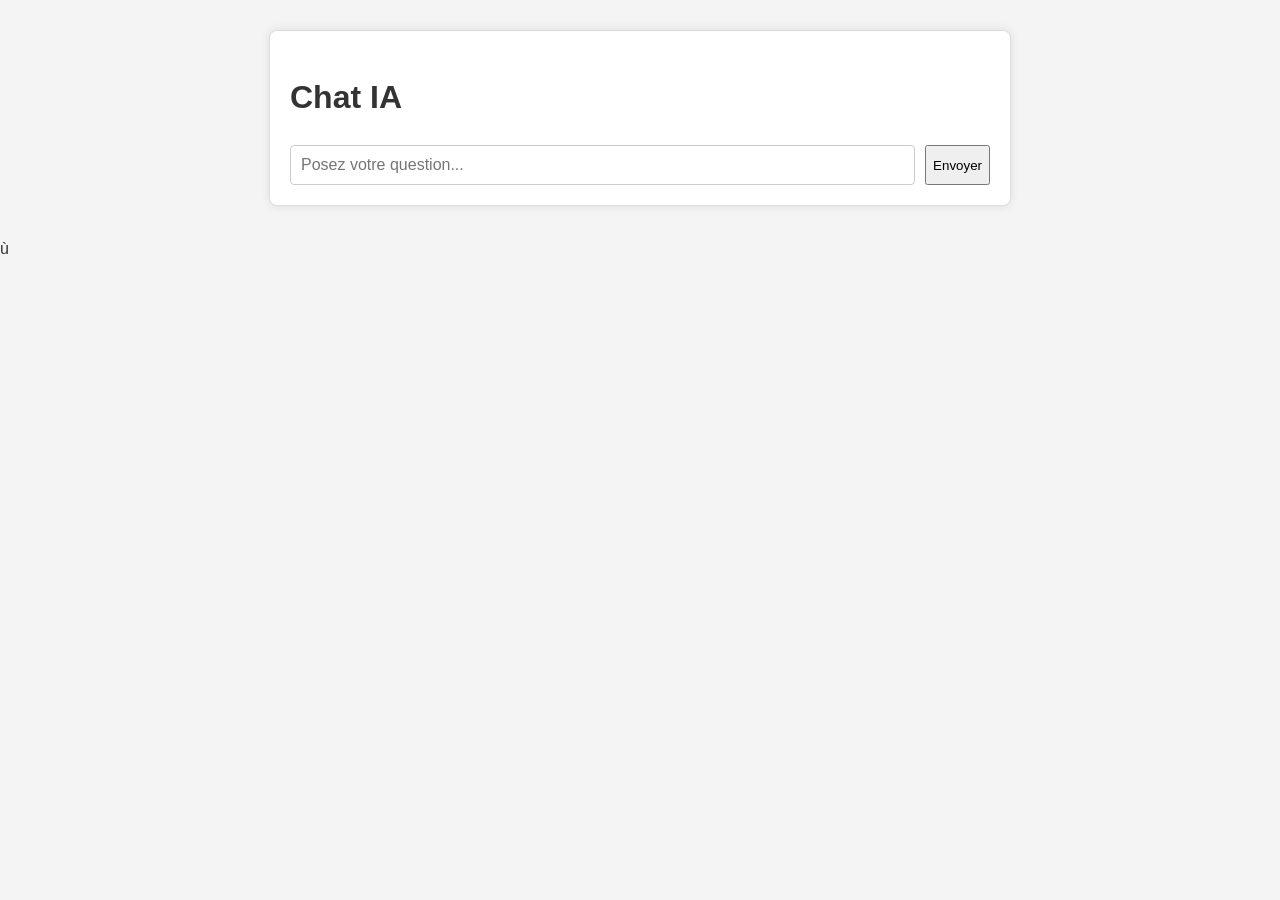
<file: index.html>
<!DOCTYPE html>
<html lang="fr">

<head>
    <meta charset="UTF-8">
    <meta name="viewport" content="width=device-width, initial-scale=1.0">
    <title>Chat IA</title>
    <link rel="stylesheet" href="style.css">
    <link rel="icon" href="assets/images/favicon.png">
</head>

<body>
    <div class="chat-container">
        <h1>Chat IA</h1>

        <div id="chat-messages" class="chat-messages"></div>

        <div id="loading-indicator" class="loading-indicator" style="display: none;">
            En attente de réponse...
        </div>

        <form id="chat-form" class="chat-form">
            <input type="text" id="user-input" placeholder="Posez votre question..." autocomplete="off">
            <button class="bouton" type="submit">Envoyer</button>
        </form>
    </div>

    <script src="javascript/api.js" type="module"></script>
</body>

</html>ù
</file>
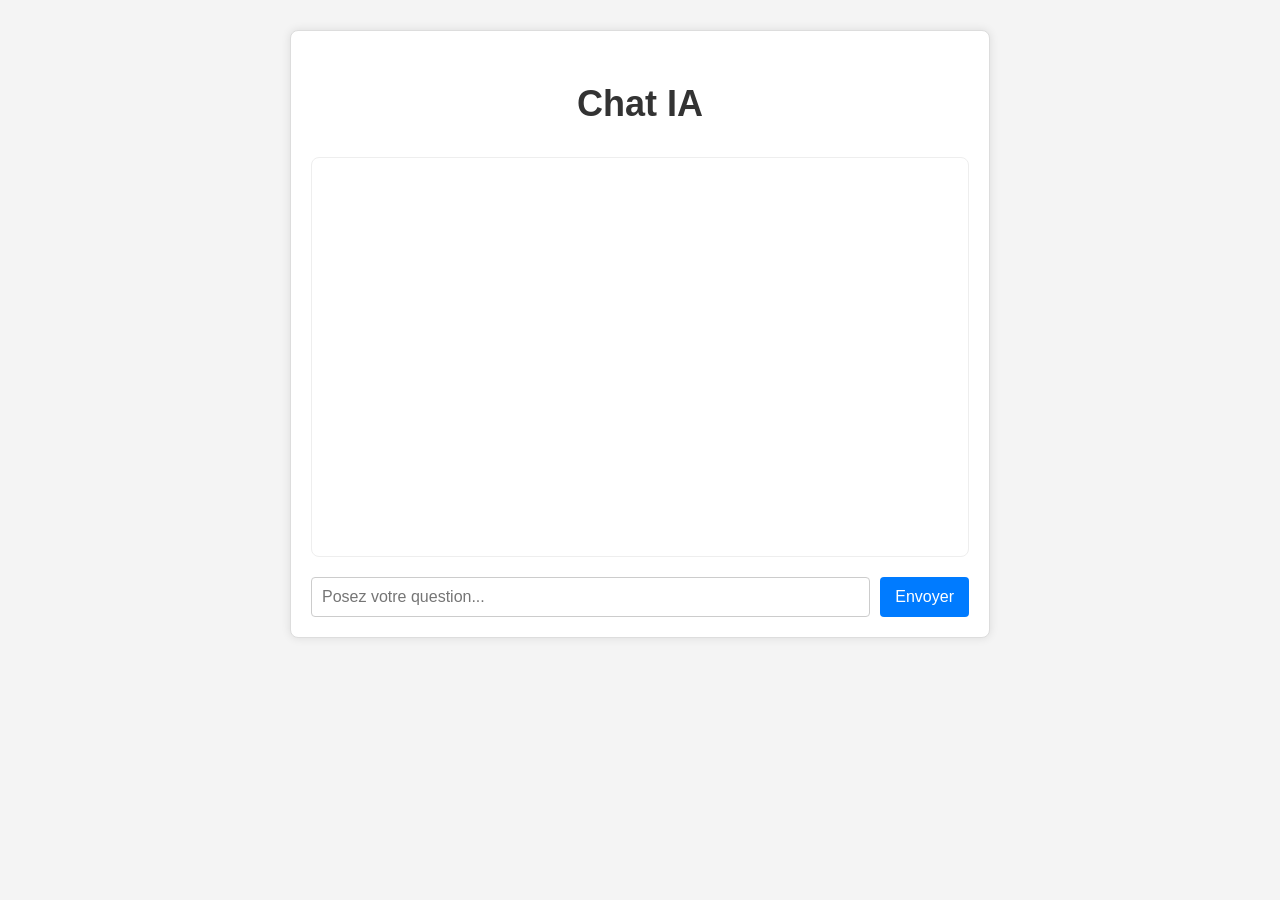
<file: Jour 3 - CSS Responsive/index.html>
<!DOCTYPE html>
<html lang="fr">

<head>
    <meta charset="UTF-8">

    <!-- Permet au site de s'adapter correctement aux téléphones -->
    <meta name="viewport" content="width=device-width, initial-scale=1.0">

    <title>Chat IA</title>

    <link rel="stylesheet" href="style.css">
    <link rel="icon" href="assets/images/favicon.png">
</head>

<body>

    <div class="chat-container">

        <h1>Chat IA</h1>

        <div id="chat-messages" class="chat-messages">

        </div>

        <div id="loading-indicator" class="loading-indicator" style="display: none;">
            En attente de réponse...
        </div>

        <form id="chat-form" class="chat-form">
            <input 
                type="text" 
                id="user-input" 
                placeholder="Posez votre question..." 
                autocomplete="off"
            >

            <button class="bouton" type="submit">
                Envoyer
            </button>
        </form>

    </div>

    <script src="api.js" type="module"></script>

</body>

</html>
</file>
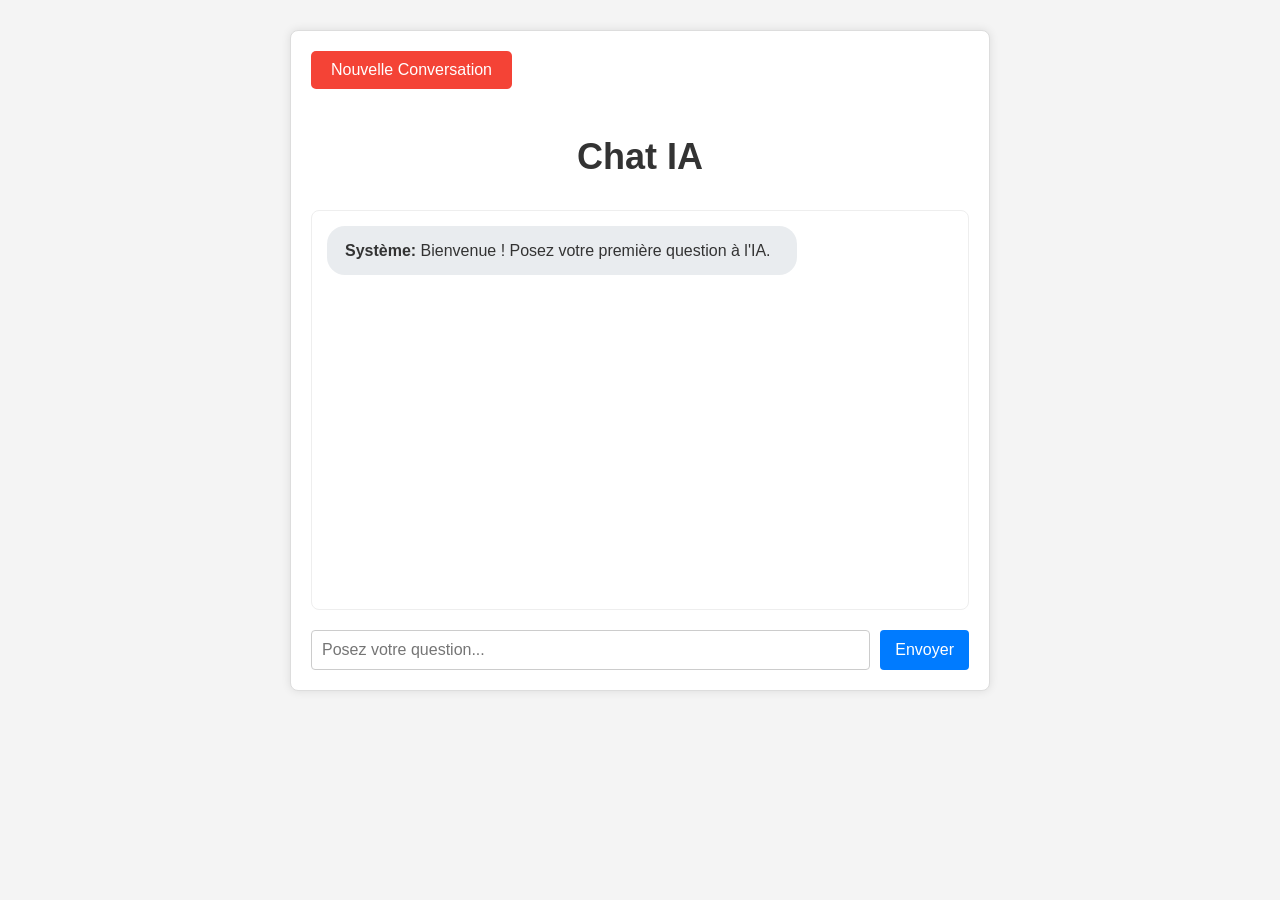
<file: Jour 4 - Javascript/index.html>
<!DOCTYPE html>
<html lang="fr">

<head>
    <meta charset="UTF-8">

    <!-- Permet au site de s'adapter correctement aux téléphones -->
    <meta name="viewport" content="width=device-width, initial-scale=1.0">

    <title>Chat IA</title>

    <link rel="stylesheet" href="style.css">
    <link rel="icon" href="assets/images/favicon.png">
</head>

<body>

    <div class="chat-container">

        <button id="reset-chat-button" class="reset-button">
            Nouvelle Conversation
        </button>

        <h1>Chat IA</h1>

        <div id="chat-messages" class="chat-messages">

        </div>

        <div id="loader" class="loader-hidden">
            <!-- Information: la classe 'loader-hidden' sera utilisée par JS pour masquer
            le loader -->
            <div class="spinner"></div>
            <p>L'IA est en train d'écrire...</p>
        </div>

        <form id="chat-form" class="chat-form">
            <input 
                type="text" 
                id="user-input" 
                placeholder="Posez votre question..." 
                autocomplete="off"
            >

            <button class="bouton" type="submit">
                Envoyer
            </button>
        </form>

    </div>

    <script src="api.js" type="module"></script>

</body>

</html>
</file>
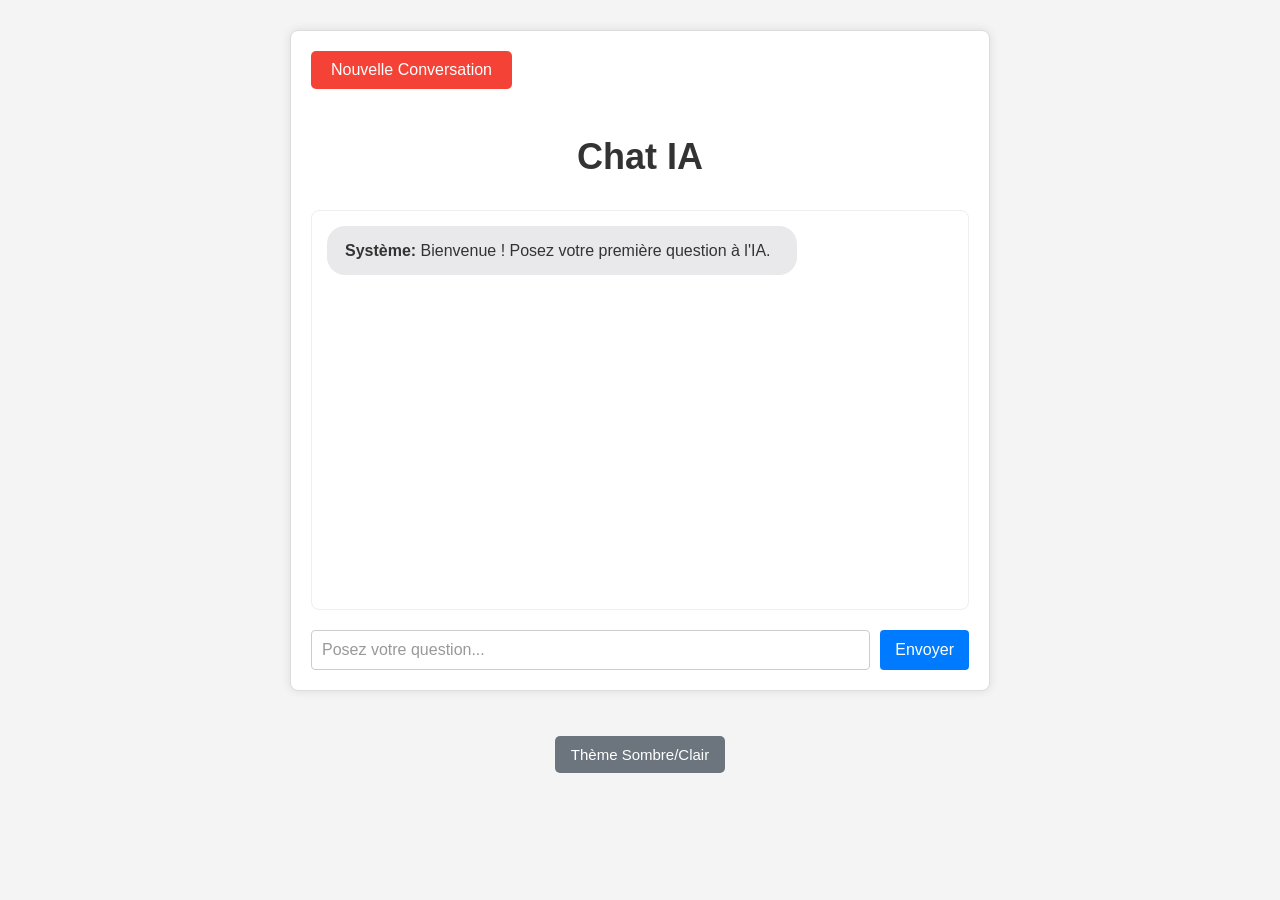
<file: Jour 5 - Themes/index.html>
<!DOCTYPE html>
<html lang="fr">

<head>
    <meta charset="UTF-8">

    <!-- Permet au site de s'adapter correctement aux téléphones -->
    <meta name="viewport" content="width=device-width, initial-scale=1.0">

    <title>Chat IA</title>

    <link rel="stylesheet" href="style.css">
    <link rel="icon" href="assets/images/favicon.png">
</head>

<body>
    
    <div class="chat-container">

        <button id="reset-chat-button" class="reset-button">
            Nouvelle Conversation
        </button>

        <h1>Chat IA</h1>

        <div id="chat-messages" class="chat-messages">

        </div>

        <div id="loader" class="loader-hidden">
            <!-- Information: la classe 'loader-hidden' sera utilisée par JS pour masquer
            le loader -->
            <div class="spinner"></div>
            <p>L'IA est en train d'écrire...</p>
        </div>

        <form id="chat-form" class="chat-form">
            <input 
                type="text" 
                id="user-input" 
                placeholder="Posez votre question..." 
                autocomplete="off"
            >

            <button class="bouton" type="submit">
                Envoyer
            </button>
        </form>

    </div>

    <footer>
        <button id="theme-toggle-button" class="footer-button">
            Thème Sombre/Clair
        </button>
    </footer>


    <script src="api.js" type="module"></script>

</body>

</html>
</file>
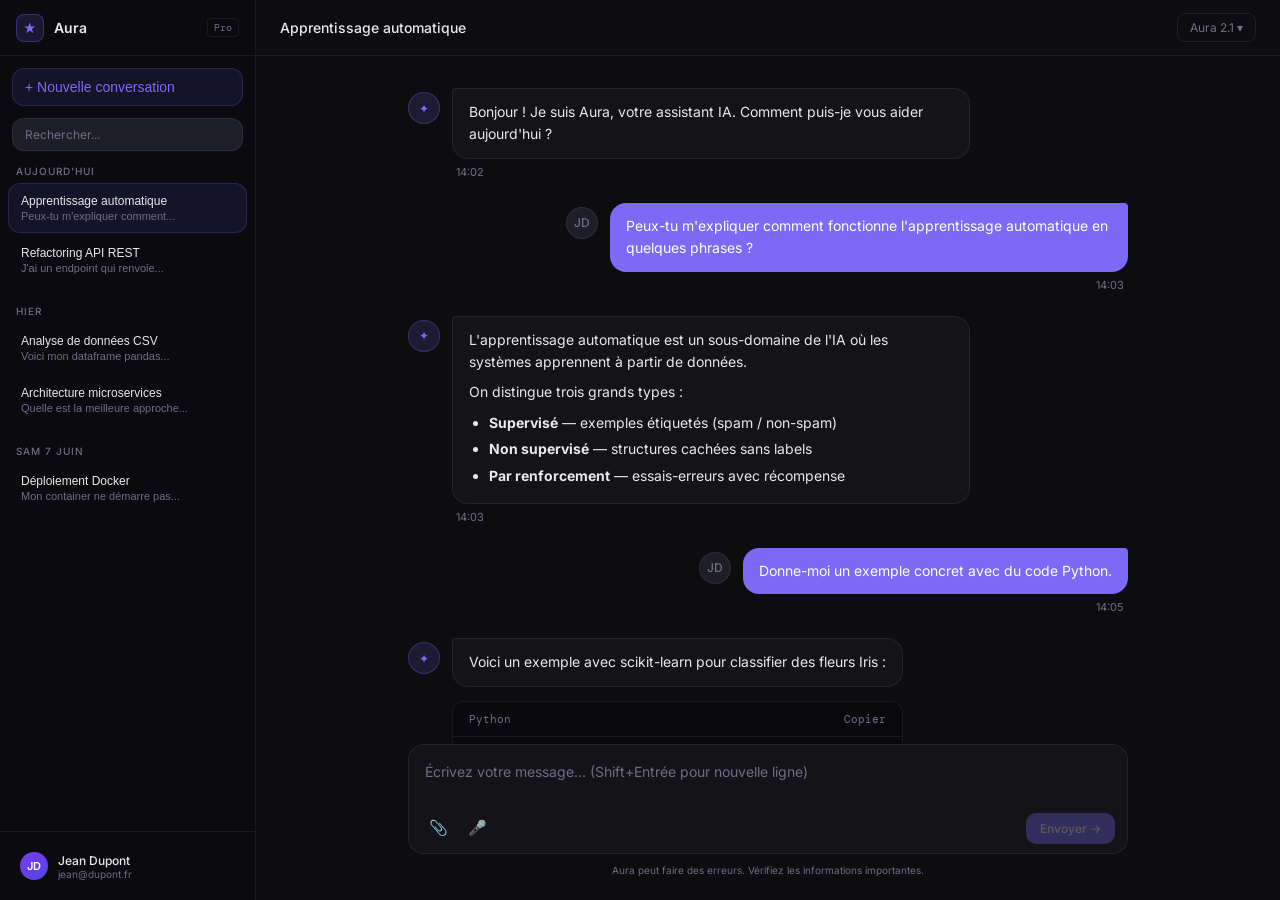
<file: Jour 2 - Figma/chatbot.html>
<!DOCTYPE html>
<html lang="fr">
<head>
  <meta charset="UTF-8" />
  <meta name="viewport" content="width=device-width, initial-scale=1.0" />
  <title>Aura — Chatbot IA</title>
  <link rel="preconnect" href="https://fonts.googleapis.com" />
  <link rel="preconnect" href="https://fonts.gstatic.com" crossorigin />
  <link href="https://fonts.googleapis.com/css2?family=Inter:wght@300;400;500;600&family=DM+Mono:wght@400;500&display=swap" rel="stylesheet" />
  <link rel="stylesheet" href="chatbot.css" />
</head>
<body>
<div class="app">

  <!-- Sidebar -->
  <aside class="sidebar">
    <div class="sidebar-header">
      <div class="logo-icon">★</div>
      <span class="logo-name">Aura</span>
      <span class="badge">Pro</span>
    </div>
    <div class="sidebar-new">
      <button class="btn-new">+ Nouvelle conversation</button>
    </div>
    <div class="sidebar-search">
      <div class="search-box">
        <input type="text" placeholder="Rechercher..." />
      </div>
    </div>
    <div class="conversations">
      <div class="conv-group">
        <p class="conv-date">Aujourd'hui</p>
        <button class="conv-item active">
          <p class="conv-title">Apprentissage automatique</p>
          <p class="conv-preview">Peux-tu m'expliquer comment...</p>
        </button>
        <button class="conv-item">
          <p class="conv-title">Refactoring API REST</p>
          <p class="conv-preview">J'ai un endpoint qui renvoie...</p>
        </button>
      </div>
      <div class="conv-group">
        <p class="conv-date">Hier</p>
        <button class="conv-item">
          <p class="conv-title">Analyse de données CSV</p>
          <p class="conv-preview">Voici mon dataframe pandas...</p>
        </button>
        <button class="conv-item">
          <p class="conv-title">Architecture microservices</p>
          <p class="conv-preview">Quelle est la meilleure approche...</p>
        </button>
      </div>
      <div class="conv-group">
        <p class="conv-date">Sam 7 juin</p>
        <button class="conv-item">
          <p class="conv-title">Déploiement Docker</p>
          <p class="conv-preview">Mon container ne démarre pas...</p>
        </button>
      </div>
    </div>
    <div class="sidebar-user">
      <div class="user-card">
        <div class="user-avatar">JD</div>
        <div class="user-info">
          <p class="user-name">Jean Dupont</p>
          <p class="user-email">jean@dupont.fr</p>
        </div>
      </div>
    </div>
  </aside>

  <!-- Main -->
  <div class="main">
    <header class="chat-header">
      <h1 class="chat-title">Apprentissage automatique</h1>
      <div class="header-actions">
        <button class="model-select">Aura 2.1 ▾</button>
      </div>
    </header>

    <main class="messages">
      <div class="messages-inner">

        <div class="message assistant">
          <div class="avatar ai-avatar">✦</div>
          <div class="message-body">
            <div class="bubble assistant-bubble">Bonjour ! Je suis Aura, votre assistant IA. Comment puis-je vous aider aujourd'hui ?</div>
            <span class="timestamp">14:02</span>
          </div>
        </div>

        <div class="message user">
          <div class="message-body">
            <div class="bubble user-bubble">Peux-tu m'expliquer comment fonctionne l'apprentissage automatique en quelques phrases ?</div>
            <span class="timestamp">14:03</span>
          </div>
          <div class="avatar user-avatar-el">JD</div>
        </div>

        <div class="message assistant">
          <div class="avatar ai-avatar">✦</div>
          <div class="message-body">
            <div class="bubble assistant-bubble">
              <p>L'apprentissage automatique est un sous-domaine de l'IA où les systèmes apprennent à partir de données.</p>
              <p>On distingue trois grands types :</p>
              <ul>
                <li><strong>Supervisé</strong> — exemples étiquetés (spam / non-spam)</li>
                <li><strong>Non supervisé</strong> — structures cachées sans labels</li>
                <li><strong>Par renforcement</strong> — essais-erreurs avec récompense</li>
              </ul>
            </div>
            <span class="timestamp">14:03</span>
          </div>
        </div>

        <div class="message user">
          <div class="message-body">
            <div class="bubble user-bubble">Donne-moi un exemple concret avec du code Python.</div>
            <span class="timestamp">14:05</span>
          </div>
          <div class="avatar user-avatar-el">JD</div>
        </div>

        <div class="message assistant">
          <div class="avatar ai-avatar">✦</div>
          <div class="message-body">
            <div class="bubble assistant-bubble">Voici un exemple avec scikit-learn pour classifier des fleurs Iris :</div>
            <div class="code-block">
              <div class="code-header">
                <span class="code-lang">Python</span>
                <button class="code-copy" onclick="navigator.clipboard.writeText(this.closest('.code-block').querySelector('code').innerText)">Copier</button>
              </div>
              <pre class="code-content"><code>from sklearn.datasets import load_iris
from sklearn.ensemble import RandomForestClassifier
from sklearn.model_selection import train_test_split

# Charger les données
X, y = load_iris(return_X_y=True)
X_train, X_test, y_train, y_test = train_test_split(
    X, y, test_size=0.2, random_state=42
)

# Entraîner le modèle
clf = RandomForestClassifier(n_estimators=100)
clf.fit(X_train, y_train)

# Évaluer
accuracy = clf.score(X_test, y_test)
print(f"Précision : {accuracy:.2%}")  # → 96.67%</code></pre>
            </div>
            <span class="timestamp">14:05</span>
          </div>
        </div>

        <div class="message assistant" id="typing" style="display:none">
          <div class="avatar ai-avatar">✦</div>
          <div class="message-body">
            <div class="bubble assistant-bubble typing-bubble">
              <span class="dot"></span><span class="dot"></span><span class="dot"></span>
            </div>
          </div>
        </div>

      </div>
    </main>

    <div class="input-area">
      <div class="input-wrapper">
        <div class="input-box">
          <textarea id="chat-input" placeholder="Écrivez votre message... (Shift+Entrée pour nouvelle ligne)" rows="1"></textarea>
          <div class="input-actions">
            <div class="input-left">
              <button class="btn-tool">📎</button>
              <button class="btn-tool">🎤</button>
            </div>
            <div class="input-right">
              <span class="char-count" id="char-count"></span>
              <button class="btn-send" id="send-btn" disabled>Envoyer →</button>
            </div>
          </div>
        </div>
      </div>
      <p class="disclaimer">Aura peut faire des erreurs. Vérifiez les informations importantes.</p>
    </div>
  </div>

</div>
<script>
  const textarea = document.getElementById('chat-input');
  const sendBtn = document.getElementById('send-btn');
  const charCount = document.getElementById('char-count');
  const typing = document.getElementById('typing');
  const inner = document.querySelector('.messages-inner');

  textarea.addEventListener('input', () => {
    const len = textarea.value.length;
    charCount.textContent = len > 0 ? len + ' car.' : '';
    sendBtn.disabled = len === 0;
    textarea.style.height = 'auto';
    textarea.style.height = Math.min(textarea.scrollHeight, 160) + 'px';
  });

  textarea.addEventListener('keydown', (e) => {
    if (e.key === 'Enter' && !e.shiftKey) { e.preventDefault(); if (!sendBtn.disabled) send(); }
  });

  function send() {
    const text = textarea.value.trim();
    if (!text) return;
    const t = new Date().toLocaleTimeString('fr-FR', { hour:'2-digit', minute:'2-digit' });
    const msg = document.createElement('div');
    msg.className = 'message user';
    msg.innerHTML = `<div class="message-body"><div class="bubble user-bubble">${text.replace(/</g,'&lt;')}</div><span class="timestamp">${t}</span></div><div class="avatar user-avatar-el">JD</div>`;
    inner.insertBefore(msg, typing);
    textarea.value = ''; textarea.style.height = 'auto'; charCount.textContent = ''; sendBtn.disabled = true;
    typing.style.display = 'flex';
    inner.scrollTop = inner.scrollHeight;
    setTimeout(() => {
      typing.style.display = 'none';
      const t2 = new Date().toLocaleTimeString('fr-FR', { hour:'2-digit', minute:'2-digit' });
      const bot = document.createElement('div');
      bot.className = 'message assistant';
      bot.innerHTML = `<div class="avatar ai-avatar">✦</div><div class="message-body"><div class="bubble assistant-bubble">Excellente question ! Je suis en train d'analyser votre demande.</div><span class="timestamp">${t2}</span></div>`;
      inner.insertBefore(bot, typing);
      inner.scrollTop = inner.scrollHeight;
    }, 2000);
  }
  sendBtn.addEventListener('click', send);
</script>
</body>
</html>
</file>
<file: style.css>
body {
    font-family: Arial, sans-serif; /* Une police lisible */
    background-color: #f4f4f4; /* Un gris très clair pour le fond */
    color: #333333; /* Un gris foncé pour le texte principal */
    margin: 0; /* Pas de marge par défaut sur le corps */
    padding: 0; /* Pas de padding par défaut sur le corps */
    line-height: 1.6; /* Améliore la lisibilité en espaçant les lignes de texte */
}

.chat-container {
    width: 80%; /* Prend 80% de la largeur du parent */
    max-width: 700px; /* Mais pas plus de 700px */
    margin: 30px auto; /* Centre horizontalement et espace verticalement */
    background-color: #ffffff; /* Fond blanc pour le conteneur */
    padding: 20px; /* Espace interne de 20px */
    border: 1px solid #dddddd; /* Bordure fine et claire */
    box-shadow: 0 0 10px rgba(0, 0, 0, 0.1); /* Une ombre légère */
    border-radius: 8px; /* Coins légèrement arrondis */
}

#chat-form {
    display: flex; /* Rend le conteneur flexible */
    margin-top: 20px; /* Espace au-dessus de la zone de saisie */
}

#user-input {
    flex-grow: 1; /* Prend l'espace disponible */
    padding: 10px; /* Espace interne */
    border: 1px solid #ccc; /* Bordure simple */
    border-radius: 4px; /* Coins légèrement arrondis */
    margin-right: 10px; /* Espace à droite pour le bouton */
    font-size: 16px; /* Taille de police */
}

#bouton {
    background-color: #007bff; /* Couleur bleue vive */
    color: white; /* Texte blanc */
    border: none; /* Pas de bordure */
    padding: 10px 15px; /* Espace interne */
    border-radius: 4px; /* Coins arrondis */
    cursor: pointer; /* Indique que le bouton est cliquable */
    font-size: 16px; /* Taille de police */
}

#bouton:hover {
    background-color: #0056b3; /* Un bleu plus foncé au survol */
}
</file>
<file: Jour 3 - CSS Responsive/style.css>
* {
    box-sizing: border-box;
}

body {
    font-family: Arial, sans-serif;
    background-color: #f4f4f4;
    color: #333333;
    margin: 0;
    padding: 0;
    line-height: 1.6;
}

.chat-container {
    width: 80%;
    max-width: 700px;
    margin: 30px auto;
    background-color: #ffffff;
    padding: 20px;
    border: 1px solid #dddddd;
    box-shadow: 0 0 10px rgba(0, 0, 0, 0.1);
    border-radius: 8px;
}

h1 {
    text-align: center;
    font-size: 36px;
}

.chat-messages {
    min-height: 300px;
    border: 1px solid #dddddd;
    border-radius: 8px;
    padding: 15px;
    background-color: #fafafa;
    overflow-y: auto;
}

/* Exemple de message */
.message {
    max-width: 75%;
    padding: 12px 18px;
    margin-bottom: 10px;
    border-radius: 18px;
    background-color: #e9ecef;
}

/* Message de l'utilisateur */
.message.user {
    margin-left: auto;
    background-color: #007bff;
    color: white;
}

/* Message de l'IA */
.message.bot {
    margin-right: auto;
    background-color: #eeeeee;
    color: #333333;
}

.loading-indicator {
    margin-top: 10px;
    font-style: italic;
    color: #666666;
}

#chat-form {
    display: flex;
    margin-top: 20px;
}

#user-input {
    flex-grow: 1;
    padding: 10px;
    border: 1px solid #ccc;
    border-radius: 4px;
    margin-right: 10px;
    font-size: 16px;
}

.bouton {
    background-color: #007bff;
    color: white;
    border: none;
    padding: 10px 15px;
    border-radius: 4px;
    cursor: pointer;
    font-size: 16px;
}

.bouton:hover {
    background-color: #0056b3;
}

/* Tablette */
@media (max-width: 768px) {
    h1 {
        font-size: 28px;
    }

    .chat-container {
        width: 95%;
        margin: 20px auto;
        padding: 15px;
    }

    .message {
        max-width: 85%;
        padding: 10px 15px;
        font-size: 14px;
    }

    #user-input,
    .bouton {
        padding: 10px 12px;
        font-size: 15px;
    }
}

/* Téléphone */
@media (max-width: 480px) {
    h1 {
        font-size: 22px;
    }

    .chat-container {
        width: 100%;
        margin: 0;
        padding: 10px;
        border-radius: 0;
        box-shadow: none;
    }

    .chat-messages {
        min-height: 250px;
    }

    .message {
        max-width: 90%;
        font-size: 13px;
        padding: 8px 12px;
        border-radius: 15px;
    }

    #chat-form {
        flex-direction: column;
    }

    #user-input {
        margin-right: 0;
        margin-bottom: 8px;
        width: 100%;
    }

    .bouton {
        width: 100%;
    }
}

@keyframes fadeInFromBottom {
    from {
        opacity: 0;
        transform: translateY(15px); /* Le message commence 15px plus bas */
    }

    to {
        opacity: 1;
        transform: translateY(0); /* Le message remonte à sa position normale */
    }
}

/* Appliquer l'animation aux bulles de message */
.message {
    /* ... styles existants pour .message ... */
    animation: fadeInFromBottom 0.4s ease-out forwards;

    /*
        fadeInFromBottom : nom de notre @keyframes
        0.4s : durée de l'animation
        ease-out : commence vite et ralentit à la fin
        forwards : l'élément garde les styles de la dernière keyframe
                   une fois l'animation terminée.
    */
}

#chat-messages {
    height: 400px; /* Hauteur fixe. Ajustez selon votre design. */

    /*
        Vous pourriez aussi utiliser max-height: 60vh;
        60% de la hauteur du viewport.
    */

    overflow-y: auto; /* Affiche la scrollbar verticale si le contenu dépasse la hauteur */

    border: 1px solid var(--chat-messages-border, #eee); /* Bordure */
    margin-bottom: 15px; /* Espace avant la zone de saisie */
    background-color: var(--chat-messages-bg, #ffffff);
}

/* Styles pour la scrollbar (Chrome, Edge, Safari, Opera) */
#chat-messages::-webkit-scrollbar {
    width: 10px; /* Largeur de la scrollbar */
}

#chat-messages::-webkit-scrollbar-track {
    background: var(--bg-color-page, #f1f1f1); /* Couleur de fond de la piste */
    border-radius: 10px; /* Coins arrondis pour la piste */
}

#chat-messages::-webkit-scrollbar-thumb {
    background: #888; /* Couleur du pouce */
    border-radius: 10px; /* Coins arrondis pour le pouce */
}

#chat-messages::-webkit-scrollbar-thumb:hover {
    background: #555; /* Couleur du pouce au survol */
}
</file>
<file: Jour 4 - Javascript/style.css>
* {
    box-sizing: border-box;
}

body {
    font-family: Arial, sans-serif;
    background-color: #f4f4f4;
    color: #333333;
    margin: 0;
    padding: 0;
    line-height: 1.6;
}

.chat-container {
    width: 80%;
    max-width: 700px;
    margin: 30px auto;
    background-color: #ffffff;
    padding: 20px;
    border: 1px solid #dddddd;
    box-shadow: 0 0 10px rgba(0, 0, 0, 0.1);
    border-radius: 8px;
}

h1 {
    text-align: center;
    font-size: 36px;
}

.chat-messages {
    min-height: 300px;
    border: 1px solid #dddddd;
    border-radius: 8px;
    padding: 15px;
    background-color: #fafafa;
    overflow-y: auto;
}

/* Exemple de message */
.message {
    max-width: 75%;
    padding: 12px 18px;
    margin-bottom: 10px;
    border-radius: 18px;
    background-color: #e9ecef;
}

/* Message de l'utilisateur */
.message.user {
    margin-left: auto;
    background-color: #007bff;
    color: white;
}

/* Message de l'IA */
.message.bot {
    margin-right: auto;
    background-color: #eeeeee;
    color: #333333;
}

.loading-indicator {
    margin-top: 10px;
    font-style: italic;
    color: #666666;
}

#chat-form {
    display: flex;
    margin-top: 20px;
}

#user-input {
    flex-grow: 1;
    padding: 10px;
    border: 1px solid #ccc;
    border-radius: 4px;
    margin-right: 10px;
    font-size: 16px;
}

.bouton {
    background-color: #007bff;
    color: white;
    border: none;
    padding: 10px 15px;
    border-radius: 4px;
    cursor: pointer;
    font-size: 16px;
}

.bouton:hover {
    background-color: #0056b3;
}

/* Tablette */
@media (max-width: 768px) {
    h1 {
        font-size: 28px;
    }

    .chat-container {
        width: 95%;
        margin: 20px auto;
        padding: 15px;
    }

    .message {
        max-width: 85%;
        padding: 10px 15px;
        font-size: 14px;
    }

    #user-input,
    .bouton {
        padding: 10px 12px;
        font-size: 15px;
    }
}

/* Téléphone */
@media (max-width: 480px) {
    h1 {
        font-size: 22px;
    }

    .chat-container {
        width: 100%;
        margin: 0;
        padding: 10px;
        border-radius: 0;
        box-shadow: none;
    }

    .chat-messages {
        min-height: 250px;
    }

    .message {
        max-width: 90%;
        font-size: 13px;
        padding: 8px 12px;
        border-radius: 15px;
    }

    #chat-form {
        flex-direction: column;
    }

    #user-input {
        margin-right: 0;
        margin-bottom: 8px;
        width: 100%;
    }

    .bouton {
        width: 100%;
    }
}

@keyframes fadeInFromBottom {
    from {
        opacity: 0;
        transform: translateY(15px); /* Le message commence 15px plus bas */
    }

    to {
        opacity: 1;
        transform: translateY(0); /* Le message remonte à sa position normale */
    }
}

/* Appliquer l'animation aux bulles de message */
.message {
    /* ... styles existants pour .message ... */
    animation: fadeInFromBottom 0.4s ease-out forwards;

    /*
        fadeInFromBottom : nom de notre @keyframes
        0.4s : durée de l'animation
        ease-out : commence vite et ralentit à la fin
        forwards : l'élément garde les styles de la dernière keyframe
                   une fois l'animation terminée.
    */
}

#chat-messages {
    height: 400px; /* Hauteur fixe. Ajustez selon votre design. */

    /*
        Vous pourriez aussi utiliser max-height: 60vh;
        60% de la hauteur du viewport.
    */

    overflow-y: auto; /* Affiche la scrollbar verticale si le contenu dépasse la hauteur */

    border: 1px solid var(--chat-messages-border, #eee); /* Bordure */
    margin-bottom: 15px; /* Espace avant la zone de saisie */
    background-color: var(--chat-messages-bg, #ffffff);
}

/* Styles pour la scrollbar (Chrome, Edge, Safari, Opera) */
#chat-messages::-webkit-scrollbar {
    width: 10px; /* Largeur de la scrollbar */
}

#chat-messages::-webkit-scrollbar-track {
    background: var(--bg-color-page, #f1f1f1); /* Couleur de fond de la piste */
    border-radius: 10px; /* Coins arrondis pour la piste */
}

#chat-messages::-webkit-scrollbar-thumb {
    background: #888; /* Couleur du pouce */
    border-radius: 10px; /* Coins arrondis pour le pouce */
}

#chat-messages::-webkit-scrollbar-thumb:hover {
    background: #555; /* Couleur du pouce au survol */
}

.reset-button {
    background-color: var(--reset-button-bg, #f44336);
    color: var(--reset-button-text, white);
    border: none;
    padding: 10px 20px;
    border-radius: 5px;
    cursor: pointer;
    font-size: 16px;
    margin-bottom: 15px;
    transition: background-color 0.2s ease, transform 0.1s ease;
    align-self: flex-start;
}

.reset-button:hover {
    background-color: var(--reset-button-hover-bg, #d32f2f);
    transform: translateY(-1px);
}

/* Classe pour cacher le loader */
.loader-hidden {
    display: none !important; /* !important assure que cette règle prévaut */
}

#loader {
    display: flex;
    align-items: center;
    justify-content: center;
    padding: 15px 0;
    color: var(--loader-text-color, #777777);
    font-style: italic;
    font-size: 14px;
    margin-top: 10px;
}

.spinner {
    width: 24px;
    height: 24px;
    border: 3px solid rgba(0, 0, 0, 0.1);
    border-left-color: var(--spinner-active-color, #007bff);
    border-radius: 50%; /* Pour une forme de cercle */
    animation: spinAnimation 0.8s linear infinite; /* Animation de rotation */
    margin-right: 10px; /* Espace entre le spinner et le texte */
}

@keyframes spinAnimation {
    0% {
        transform: rotate(0deg);
    }

    100% {
        transform: rotate(360deg);
    }
}
</file>
<file: Jour 5 - Themes/style.css>
/* Définition des variables pour le thème CLAIR par défaut */
:root {
    --bg-color-page: #f4f4f4;
    --text-color-main: #333333;
    --header-bg: #333333;
    --header-text: #ffffff;
    --footer-bg: #333333;
    --footer-text: #aaaaaa;

    --chat-container-bg: #ffffff;
    --chat-container-border: #dddddd;
    --chat-container-shadow: rgba(0, 0, 0, 0.1);

    --chat-messages-bg: #ffffff;
    --chat-messages-border: #eeeeee;

    --user-message-bg: #007bff;
    --user-message-text: #ffffff;
    --ai-message-bg: #e9e9eb;
    --ai-message-text: #333333;

    --input-bg: #ffffff;
    --input-border: #cccccc;
    --input-text: #333333;
    --input-placeholder-text: #999999;

    --button-send-bg: #007bff;
    --button-send-text: #ffffff;
    --button-send-hover-bg: #0056b3;

    --button-footer-bg: #6c757d;
    --button-footer-text: #ffffff;
    --button-footer-hover-bg: #5a6268;

    --loader-text-color: #777777;
    --spinner-border-color: rgba(0, 0, 0, 0.1);
    --spinner-active-color: var(--button-send-bg);

    --scrollbar-thumb-bg: #888888;
    --scrollbar-thumb-hover-bg: #555555;

    --reset-button-bg: #f44336;
    --reset-button-text: #ffffff;
    --reset-button-hover-bg: #d32f2f;
}

html[data-theme="dark"] {
    --bg-color-page: #22272e;
    --text-color-main: #c9d1d9;
    --header-bg: #1c2128;
    --header-text: #c9d1d9;
    --footer-bg: #1c2128;
    --footer-text: #768390;

    --chat-container-bg: #2d333b;
    --chat-container-border: #444c56;
    --chat-container-shadow: rgba(0, 0, 0, 0.3);

    --chat-messages-bg: #2d333b;
    --chat-messages-border: #444c56;

    --user-message-bg: #238636;
    --user-message-text: #ffffff;
    --ai-message-bg: #373e47;
    --ai-message-text: #c9d1d9;

    --input-bg: #22272e;
    --input-border: #444c56;
    --input-text: #c9d1d9;
    --input-placeholder-text: #768390;

    --button-send-bg: #238636;
    --button-send-text: #ffffff;
    --button-send-hover-bg: #2ea043;

    --button-footer-bg: #373e47;
    --button-footer-text: #c9d1d9;
    --button-footer-hover-bg: #444c56;

    --loader-text-color: #768390;
    --spinner-border-color: rgba(255, 255, 255, 0.15);
    --spinner-active-color: var(--button-send-bg);

    --scrollbar-thumb-bg: #768390;
    --scrollbar-thumb-hover-bg: #c9d1d9;

    --reset-button-bg: #da3633;
    --reset-button-text: #ffffff;
    --reset-button-hover-bg: #f85149;
}

html {
    box-sizing: border-box;
}

*,
*:before,
*:after {
    box-sizing: inherit;
}

body {
    font-family: Arial, sans-serif;
    background-color: var(--bg-color-page);
    color: var(--text-color-main);
    margin: 0;
    padding: 0;
    line-height: 1.6;
}

.chat-container {
    width: 80%;
    max-width: 700px;
    margin: 30px auto;
    background-color: var(--chat-container-bg);
    padding: 20px;
    border: 1px solid var(--chat-container-border);
    box-shadow: 0 0 10px var(--chat-container-shadow);
    border-radius: 8px;
}

h1 {
    text-align: center;
    font-size: 36px;
}

/* Zone des messages */
.chat-messages,
#chat-messages {
    min-height: 300px;
    height: 400px;
    border: 1px solid var(--chat-messages-border);
    border-radius: 8px;
    padding: 15px;
    background-color: var(--chat-messages-bg);
    overflow-y: auto;
    margin-bottom: 15px;
}

/* Message de base */
.message {
    max-width: 75%;
    padding: 12px 18px;
    margin-bottom: 10px;
    border-radius: 18px;
    background-color: var(--ai-message-bg);
    color: var(--ai-message-text);
    animation: fadeInFromBottom 0.4s ease-out forwards;
}

/* Message de l'utilisateur */
.message.user {
    margin-left: auto;
    background-color: var(--user-message-bg);
    color: var(--user-message-text);
}

/* Message de l'IA */
.message.bot {
    margin-right: auto;
    background-color: var(--ai-message-bg);
    color: var(--ai-message-text);
}

.loading-indicator {
    margin-top: 10px;
    font-style: italic;
    color: var(--loader-text-color);
}

#chat-form {
    display: flex;
    margin-top: 20px;
}

#user-input {
    flex-grow: 1;
    padding: 10px;
    border: 1px solid var(--input-border);
    border-radius: 4px;
    margin-right: 10px;
    font-size: 16px;
    background-color: var(--input-bg);
    color: var(--input-text);
}

#user-input::placeholder {
    color: var(--input-placeholder-text);
}

.bouton {
    background-color: var(--button-send-bg);
    color: var(--button-send-text);
    border: none;
    padding: 10px 15px;
    border-radius: 4px;
    cursor: pointer;
    font-size: 16px;
}

.bouton:hover {
    background-color: var(--button-send-hover-bg);
}

/* Styles pour la scrollbar Chrome, Edge, Safari, Opera */
#chat-messages::-webkit-scrollbar,
.chat-messages::-webkit-scrollbar {
    width: 10px;
}

#chat-messages::-webkit-scrollbar-track,
.chat-messages::-webkit-scrollbar-track {
    background: var(--bg-color-page);
    border-radius: 10px;
}

#chat-messages::-webkit-scrollbar-thumb,
.chat-messages::-webkit-scrollbar-thumb {
    background: var(--scrollbar-thumb-bg);
    border-radius: 10px;
}

#chat-messages::-webkit-scrollbar-thumb:hover,
.chat-messages::-webkit-scrollbar-thumb:hover {
    background: var(--scrollbar-thumb-hover-bg);
}

.reset-button {
    background-color: var(--reset-button-bg);
    color: var(--reset-button-text);
    border: none;
    padding: 10px 20px;
    border-radius: 5px;
    cursor: pointer;
    font-size: 16px;
    margin-bottom: 15px;
    transition: background-color 0.2s ease, transform 0.1s ease;
    align-self: flex-start;
}

.reset-button:hover {
    background-color: var(--reset-button-hover-bg);
    transform: translateY(-1px);
}

/* Classe pour cacher le loader */
.loader-hidden {
    display: none !important;
}

#loader {
    display: flex;
    align-items: center;
    justify-content: center;
    padding: 15px 0;
    color: var(--loader-text-color);
    font-style: italic;
    font-size: 14px;
    margin-top: 10px;
}

.spinner {
    width: 24px;
    height: 24px;
    border: 3px solid var(--spinner-border-color);
    border-left-color: var(--spinner-active-color);
    border-radius: 50%;
    animation: spinAnimation 0.8s linear infinite;
    margin-right: 10px;
}

/* Tablette */
@media (max-width: 768px) {
    h1 {
        font-size: 28px;
    }

    .chat-container {
        width: 95%;
        margin: 20px auto;
        padding: 15px;
    }

    .message {
        max-width: 85%;
        padding: 10px 15px;
        font-size: 14px;
    }

    #user-input,
    .bouton {
        padding: 10px 12px;
        font-size: 15px;
    }
}

/* Téléphone */
@media (max-width: 480px) {
    h1 {
        font-size: 22px;
    }

    .chat-container {
        width: 100%;
        margin: 0;
        padding: 10px;
        border-radius: 0;
        box-shadow: none;
    }

    .chat-messages,
    #chat-messages {
        min-height: 250px;
    }

    .message {
        max-width: 90%;
        font-size: 13px;
        padding: 8px 12px;
        border-radius: 15px;
    }

    #chat-form {
        flex-direction: column;
    }

    #user-input {
        margin-right: 0;
        margin-bottom: 8px;
        width: 100%;
    }

    .bouton {
        width: 100%;
    }
}

@keyframes fadeInFromBottom {
    from {
        opacity: 0;
        transform: translateY(15px);
    }

    to {
        opacity: 1;
        transform: translateY(0);
    }
}

@keyframes spinAnimation {
    0% {
        transform: rotate(0deg);
    }

    100% {
        transform: rotate(360deg);
    }
}

footer {
    color: var(--footer-text);
    text-align: center;
    padding: 15px;
    margin-top: 30px;
}

.footer-button {
    background-color: var(--button-footer-bg);
    color: var(--button-footer-text);
    border: none;
    padding: 10px 16px;
    border-radius: 5px;
    cursor: pointer;
    font-size: 15px;
    transition: background-color 0.2s ease, transform 0.1s ease;
}

.footer-button:hover {
    background-color: var(--button-footer-hover-bg);
    transform: translateY(-1px);
}
</file>
<file: Jour 2 - Figma/chatbot.css>
*, *::before, *::after { box-sizing: border-box; margin: 0; padding: 0; }

body {
  font-family: 'Inter', sans-serif;
  background: #0d0d10;
  color: #e8e8ed;
  height: 100vh;
  overflow: hidden;
}

.app {
  display: flex;
  height: 100vh;
  overflow: hidden;
}

/* ── Sidebar ── */
.sidebar {
  width: 256px;
  flex-shrink: 0;
  display: flex;
  flex-direction: column;
  background: #0a0a0f;
  border-right: 1px solid rgba(255,255,255,0.07);
}

.sidebar-header {
  height: 56px;
  display: flex;
  align-items: center;
  gap: 10px;
  padding: 0 16px;
  border-bottom: 1px solid rgba(255,255,255,0.07);
}

.logo-icon {
  width: 28px; height: 28px;
  border-radius: 8px;
  background: rgba(124,106,247,0.15);
  border: 1px solid rgba(124,106,247,0.3);
  display: flex; align-items: center; justify-content: center;
  color: #7c6af7; font-size: 13px;
}

.logo-name { font-size: 14px; font-weight: 600; color: #e8e8ed; }

.badge {
  margin-left: auto;
  font-family: 'DM Mono', monospace;
  font-size: 10px; color: #6e6e85;
  border: 1px solid rgba(255,255,255,0.07);
  border-radius: 4px; padding: 2px 6px;
}

.sidebar-new { padding: 12px; }

.btn-new {
  width: 100%;
  display: flex; align-items: center; gap: 8px;
  padding: 10px 12px;
  border-radius: 12px;
  background: rgba(124,106,247,0.1);
  border: 1px solid rgba(124,106,247,0.2);
  color: #7c6af7; font-size: 14px; font-weight: 500;
  cursor: pointer; transition: background 0.2s;
}
.btn-new:hover { background: rgba(124,106,247,0.18); }

.sidebar-search { padding: 0 12px 8px; }

.search-box {
  display: flex; align-items: center; gap: 8px;
  padding: 8px 12px;
  border-radius: 12px;
  background: #1e1e28;
  border: 1px solid rgba(255,255,255,0.07);
}

.search-box input {
  background: none; border: none; outline: none;
  font-size: 12px; color: #e8e8ed; width: 100%;
  font-family: 'Inter', sans-serif;
}
.search-box input::placeholder { color: #6e6e85; }

.conversations {
  flex: 1; overflow-y: auto; padding: 0 8px 12px;
  scrollbar-width: none;
}

.conv-group { margin-bottom: 12px; }

.conv-date {
  font-size: 10px; font-weight: 500; color: #6e6e85;
  text-transform: uppercase; letter-spacing: 0.1em;
  padding: 6px 8px;
}

.conv-item {
  width: 100%; text-align: left;
  padding: 10px 12px;
  border-radius: 12px; margin-bottom: 2px;
  background: none; border: 1px solid transparent;
  cursor: pointer; transition: all 0.15s;
}
.conv-item:hover { background: #1e1e28; border-color: rgba(255,255,255,0.07); }
.conv-item.active { background: rgba(124,106,247,0.1); border-color: rgba(124,106,247,0.2); }

.conv-title {
  font-size: 12px; font-weight: 500; color: #e8e8ed;
  white-space: nowrap; overflow: hidden; text-overflow: ellipsis;
}

.conv-preview {
  font-size: 11px; color: #6e6e85; margin-top: 2px;
  white-space: nowrap; overflow: hidden; text-overflow: ellipsis;
}

.sidebar-user { padding: 12px; border-top: 1px solid rgba(255,255,255,0.07); }

.user-card {
  display: flex; align-items: center; gap: 10px;
  padding: 8px; border-radius: 12px; cursor: pointer;
  transition: background 0.15s;
}
.user-card:hover { background: #1e1e28; }

.user-avatar {
  width: 28px; height: 28px; border-radius: 50%;
  background: linear-gradient(135deg, #7c3aed, #4f46e5);
  display: flex; align-items: center; justify-content: center;
  font-size: 11px; font-weight: 600; color: #fff; flex-shrink: 0;
}

.user-name { font-size: 12px; font-weight: 500; color: #e8e8ed; }
.user-email { font-size: 10px; color: #6e6e85; }

/* ── Main ── */
.main {
  flex: 1; display: flex; flex-direction: column; min-width: 0;
}

.chat-header {
  height: 56px;
  display: flex; align-items: center; justify-content: space-between;
  padding: 0 24px;
  border-bottom: 1px solid rgba(255,255,255,0.07);
  flex-shrink: 0;
}

.chat-title { font-size: 14px; font-weight: 500; color: #e8e8ed; }

.header-actions { display: flex; gap: 8px; align-items: center; }

.model-select {
  display: flex; align-items: center; gap: 6px;
  font-size: 12px; color: #6e6e85;
  border: 1px solid rgba(255,255,255,0.07);
  border-radius: 8px; padding: 6px 12px;
  background: none; cursor: pointer;
  font-family: 'Inter', sans-serif;
  transition: color 0.15s, border-color 0.15s;
}
.model-select:hover { color: #e8e8ed; border-color: rgba(255,255,255,0.15); }

/* ── Messages ── */
.messages {
  flex: 1; overflow-y: auto; padding: 32px 24px 16px;
  scrollbar-width: none;
}

.messages-inner { max-width: 720px; margin: 0 auto; }

.message {
  display: flex; gap: 12px; margin-bottom: 24px;
}

.message.user { flex-direction: row-reverse; }

.avatar {
  width: 32px; height: 32px; border-radius: 50%;
  display: flex; align-items: center; justify-content: center;
  flex-shrink: 0; margin-top: 4px; font-size: 12px;
}

.ai-avatar {
  background: rgba(124,106,247,0.15);
  border: 1px solid rgba(124,106,247,0.3);
  color: #7c6af7;
}

.user-avatar-el {
  background: #1e1e28;
  border: 1px solid rgba(255,255,255,0.07);
  color: #6e6e85; font-weight: 500;
}

.message-body {
  max-width: 72%;
  display: flex; flex-direction: column; gap: 6px;
}

.message.user .message-body { align-items: flex-end; }

.bubble {
  padding: 12px 16px;
  border-radius: 16px;
  font-size: 14px; line-height: 1.6;
}

.assistant-bubble {
  background: #131318;
  border: 1px solid rgba(255,255,255,0.07);
  color: #e8e8ed;
  border-top-left-radius: 4px;
}

.user-bubble {
  background: #7c6af7;
  color: #fff;
  border-top-right-radius: 4px;
}

.assistant-bubble p { margin-bottom: 8px; }
.assistant-bubble p:last-child { margin-bottom: 0; }
.assistant-bubble ul { padding-left: 20px; margin-top: 4px; }
.assistant-bubble li { margin-bottom: 4px; }

.timestamp {
  font-size: 11px; color: #6e6e85; padding: 0 4px;
}

/* Code block */
.code-block {
  background: #08080d;
  border: 1px solid rgba(255,255,255,0.07);
  border-radius: 12px; overflow: hidden;
  margin-top: 8px; width: 100%; max-width: 520px;
}

.code-header {
  display: flex; justify-content: space-between; align-items: center;
  padding: 10px 16px;
  border-bottom: 1px solid rgba(255,255,255,0.07);
}

.code-lang {
  font-family: 'DM Mono', monospace;
  font-size: 11px; color: #6e6e85;
}

.code-copy {
  font-size: 11px; color: #6e6e85;
  background: none; border: none; cursor: pointer;
  font-family: 'DM Mono', monospace;
  transition: color 0.15s;
}
.code-copy:hover { color: #e8e8ed; }

.code-content {
  padding: 16px;
  font-family: 'DM Mono', monospace;
  font-size: 12px;
  color: #8899bb;
  overflow-x: auto;
  line-height: 1.7;
  scrollbar-width: none;
}

/* Typing indicator */
.typing-bubble {
  display: flex; align-items: center; gap: 6px;
  padding: 12px 16px; min-height: 44px;
}

.dot {
  width: 6px; height: 6px; border-radius: 50%;
  background: #6e6e85;
  animation: bounce 1s infinite;
}
.dot:nth-child(2) { animation-delay: 0.15s; }
.dot:nth-child(3) { animation-delay: 0.3s; }

@keyframes bounce {
  0%, 60%, 100% { transform: translateY(0); }
  30% { transform: translateY(-6px); }
}

/* ── Input ── */
.input-area {
  padding: 0 24px 24px; flex-shrink: 0;
}

.input-wrapper { max-width: 720px; margin: 0 auto; }

.input-box {
  background: #131318;
  border: 1px solid rgba(255,255,255,0.07);
  border-radius: 16px; overflow: hidden;
  transition: border-color 0.2s;
}
.input-box:focus-within { border-color: rgba(124,106,247,0.4); }

.input-box textarea {
  width: 100%; background: none; border: none; outline: none;
  font-size: 14px; color: #e8e8ed; line-height: 1.6;
  padding: 16px; resize: none; max-height: 160px;
  font-family: 'Inter', sans-serif;
  scrollbar-width: none;
}
.input-box textarea::placeholder { color: #6e6e85; }

.input-actions {
  display: flex; justify-content: space-between; align-items: center;
  padding: 8px 12px;
}

.input-left, .input-right { display: flex; align-items: center; gap: 4px; }

.btn-tool {
  padding: 8px; border-radius: 8px; border: none;
  background: none; cursor: pointer; font-size: 15px;
  color: #6e6e85; transition: background 0.15s, color 0.15s;
}
.btn-tool:hover { background: #1e1e28; color: #e8e8ed; }

.char-count {
  font-family: 'DM Mono', monospace;
  font-size: 10px; color: #6e6e85; padding: 0 8px;
}

.btn-send {
  display: flex; align-items: center; gap: 6px;
  padding: 8px 14px; border-radius: 10px;
  background: #7c6af7; border: none;
  color: #fff; font-size: 12px; font-weight: 500;
  cursor: pointer; font-family: 'Inter', sans-serif;
  transition: background 0.15s, opacity 0.15s;
}
.btn-send:hover { background: #6a59e0; }
.btn-send:disabled { opacity: 0.3; cursor: not-allowed; }

.disclaimer {
  text-align: center; font-size: 10px; color: #6e6e85;
  margin-top: 10px;
}

/* Responsive */
@media (max-width: 700px) {
  .sidebar { display: none; }
}
</file>
